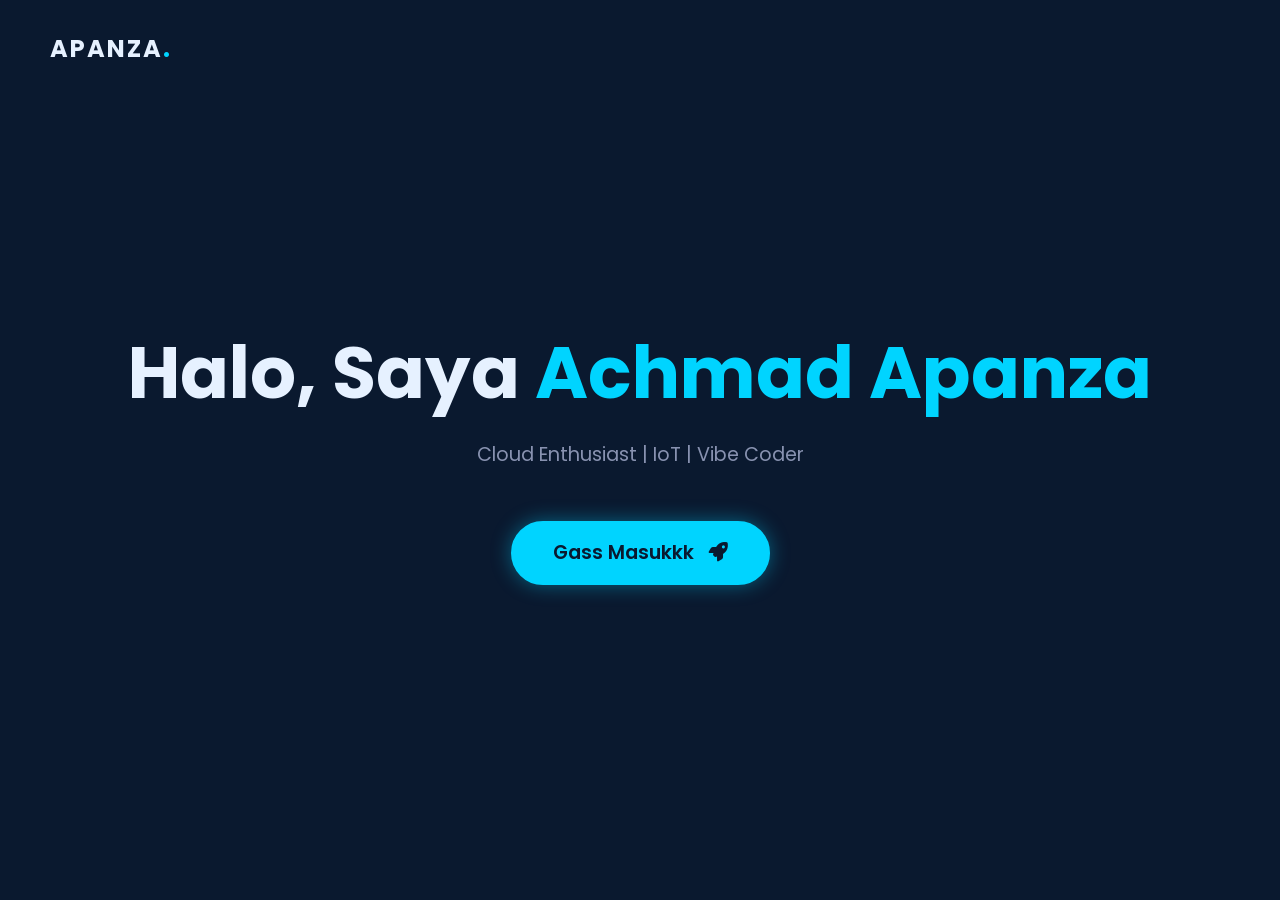
<file: index.html>
<!DOCTYPE html>
<html lang="id">
<head>
    <meta charset="UTF-8">
    <meta name="viewport" content="width=device-width, initial-scale=1.0">
    <title>Welcome | Achmad Apanza</title>
    <link rel="stylesheet" href="css/style.css">
    <link rel="stylesheet" href="https://cdnjs.cloudflare.com/ajax/libs/font-awesome/6.4.0/css/all.min.css">
    <style>
        /* Mengunci scroll di halaman landing */
        body, html {
            margin: 0;
            padding: 0;
            height: 100%;
            overflow: hidden; 
        }

        .landing-wrapper {
            height: 100vh;
            display: flex;
            flex-direction: column;
            justify-content: center;
            align-items: center;
            background-color: var(--bg-dark);
            text-align: center;
            padding: 20px;
            position: relative;
        }

        /* Logo kecil di pojok kiri atas */
        .landing-logo {
            position: absolute;
            top: 30px;
            left: 50px;
            font-size: 24px;
            font-weight: 700;
            color: var(--text-white);
            letter-spacing: 2px;
        }

        .landing-title {
            font-size: 4.5rem;
            font-weight: 700;
            color: var(--text-white);
            margin-bottom: 10px;
            opacity: 0;
            transform: translateY(-30px);
            animation: slideDown 1s ease 0.2s forwards;
        }

        .landing-subtitle {
            font-size: 1.2rem;
            color: var(--text-gray);
            margin-bottom: 50px;
            opacity: 0;
            animation: fadeIn 1s ease 1s forwards; /* Muncul belakangan */
        }

        .btn-masuk {
            display: inline-block;
            padding: 15px 40px;
            font-size: 1.2rem;
            font-weight: 600;
            color: var(--bg-dark);
            background-color: var(--primary);
            border: 2px solid var(--primary);
            border-radius: 50px;
            text-decoration: none;
            transition: 0.4s;
            box-shadow: 0 0 20px rgba(0, 212, 255, 0.4);
            opacity: 0;
            transform: scale(0.9);
            animation: popIn 0.8s ease 1.5s forwards; /* Tombol muncul paling akhir */
        }

        .btn-masuk:hover {
            background-color: transparent;
            color: var(--primary);
            box-shadow: 0 0 30px rgba(0, 212, 255, 0.8);
            transform: translateY(-5px) scale(1);
        }

        /* Keyframes untuk Animasi */
        @keyframes slideDown {
            to { opacity: 1; transform: translateY(0); }
        }
        @keyframes fadeIn {
            to { opacity: 1; }
        }
        @keyframes popIn {
            to { opacity: 1; transform: scale(1); }
        }

        /* Responsivitas untuk Layar HP */
        @media (max-width: 768px) {
            .landing-title { font-size: 2.8rem; }
            .landing-subtitle { font-size: 1rem; }
            .landing-logo { left: 20px; top: 20px; font-size: 20px; }
            .btn-masuk { padding: 12px 30px; font-size: 1rem; }
        }
    </style>
</head>
<body>
    <div class="landing-wrapper">
        <div class="landing-logo">APANZA<span>.</span></div>
        
        <h1 class="landing-title">Halo, Saya <span>Achmad <span> </span> Apanza</span></h1>
        <p class="landing-subtitle">Cloud Enthusiast | IoT  | Vibe Coder</p>
        
        <a href="beranda.html" class="btn-masuk">Gass Masukkk <i class="fas fa-rocket" style="margin-left: 10px;"></i></a>
    </div>
</body>
</html>
</file>
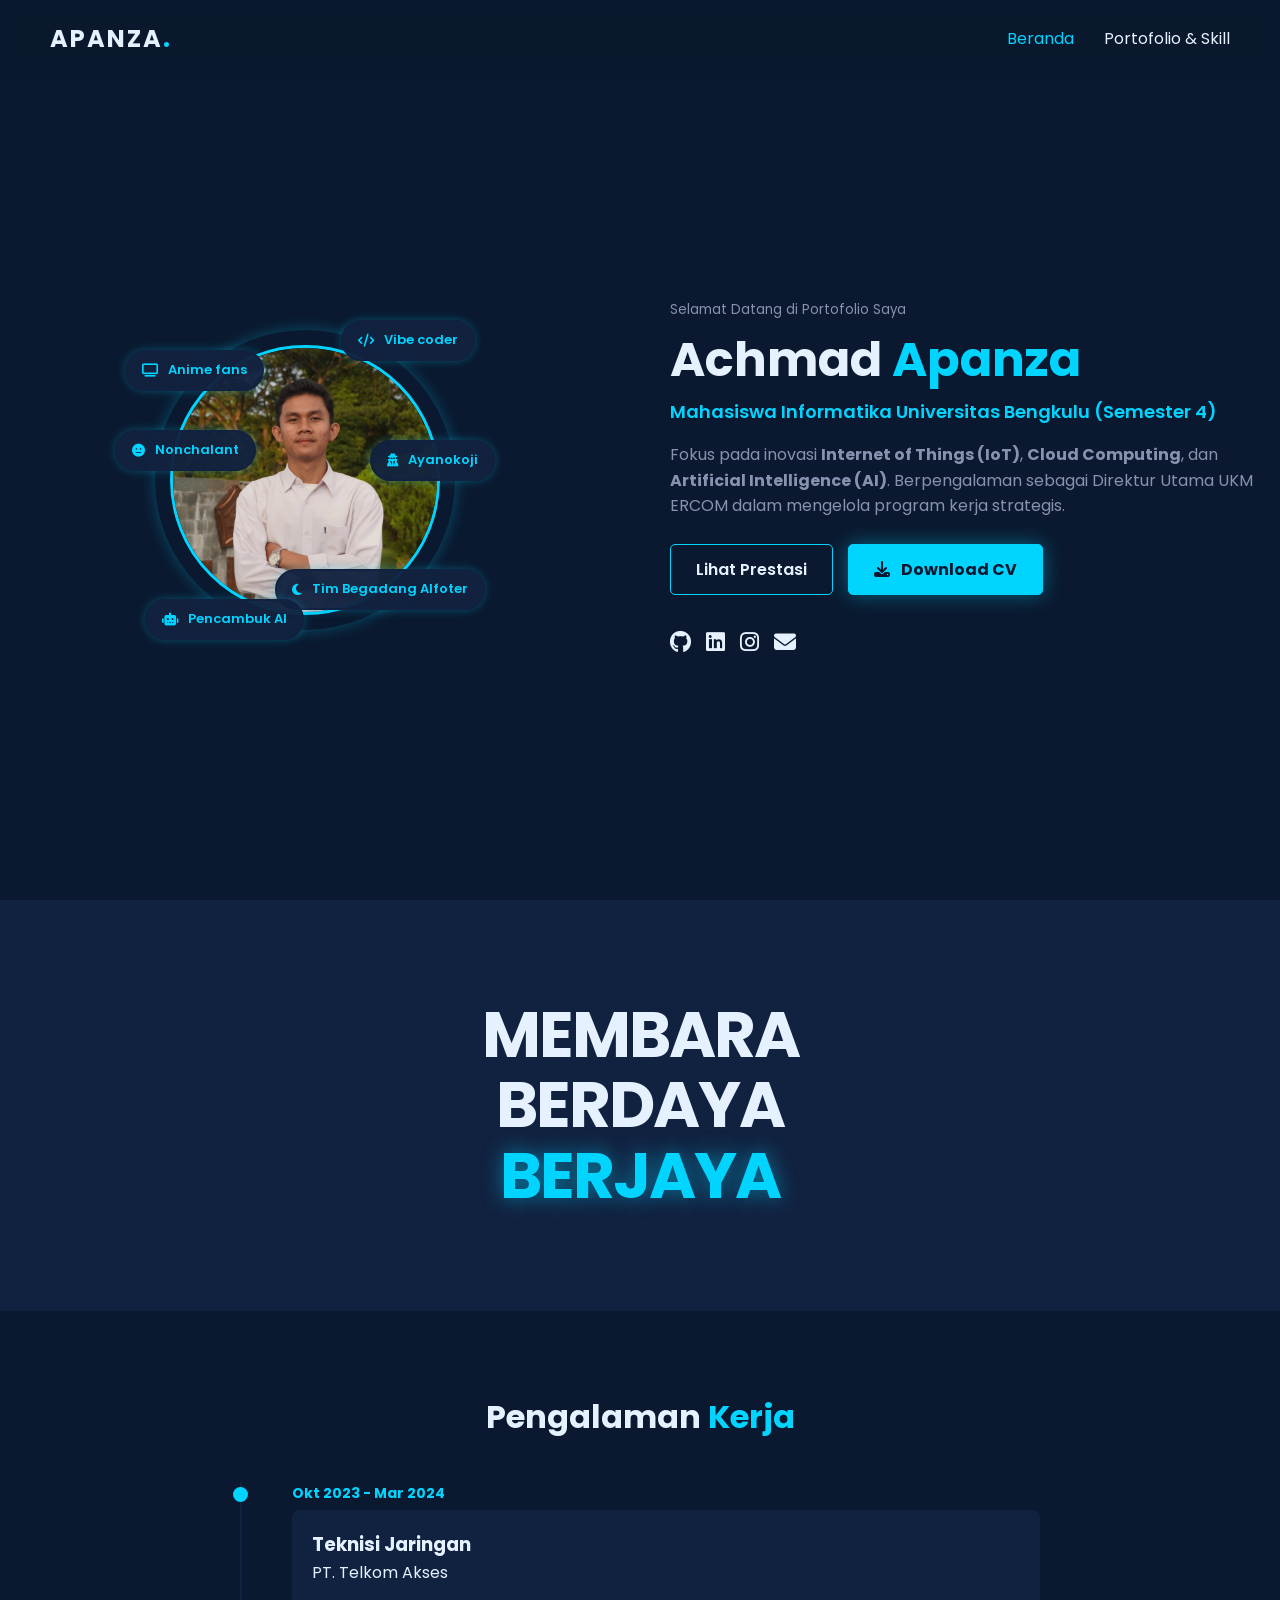
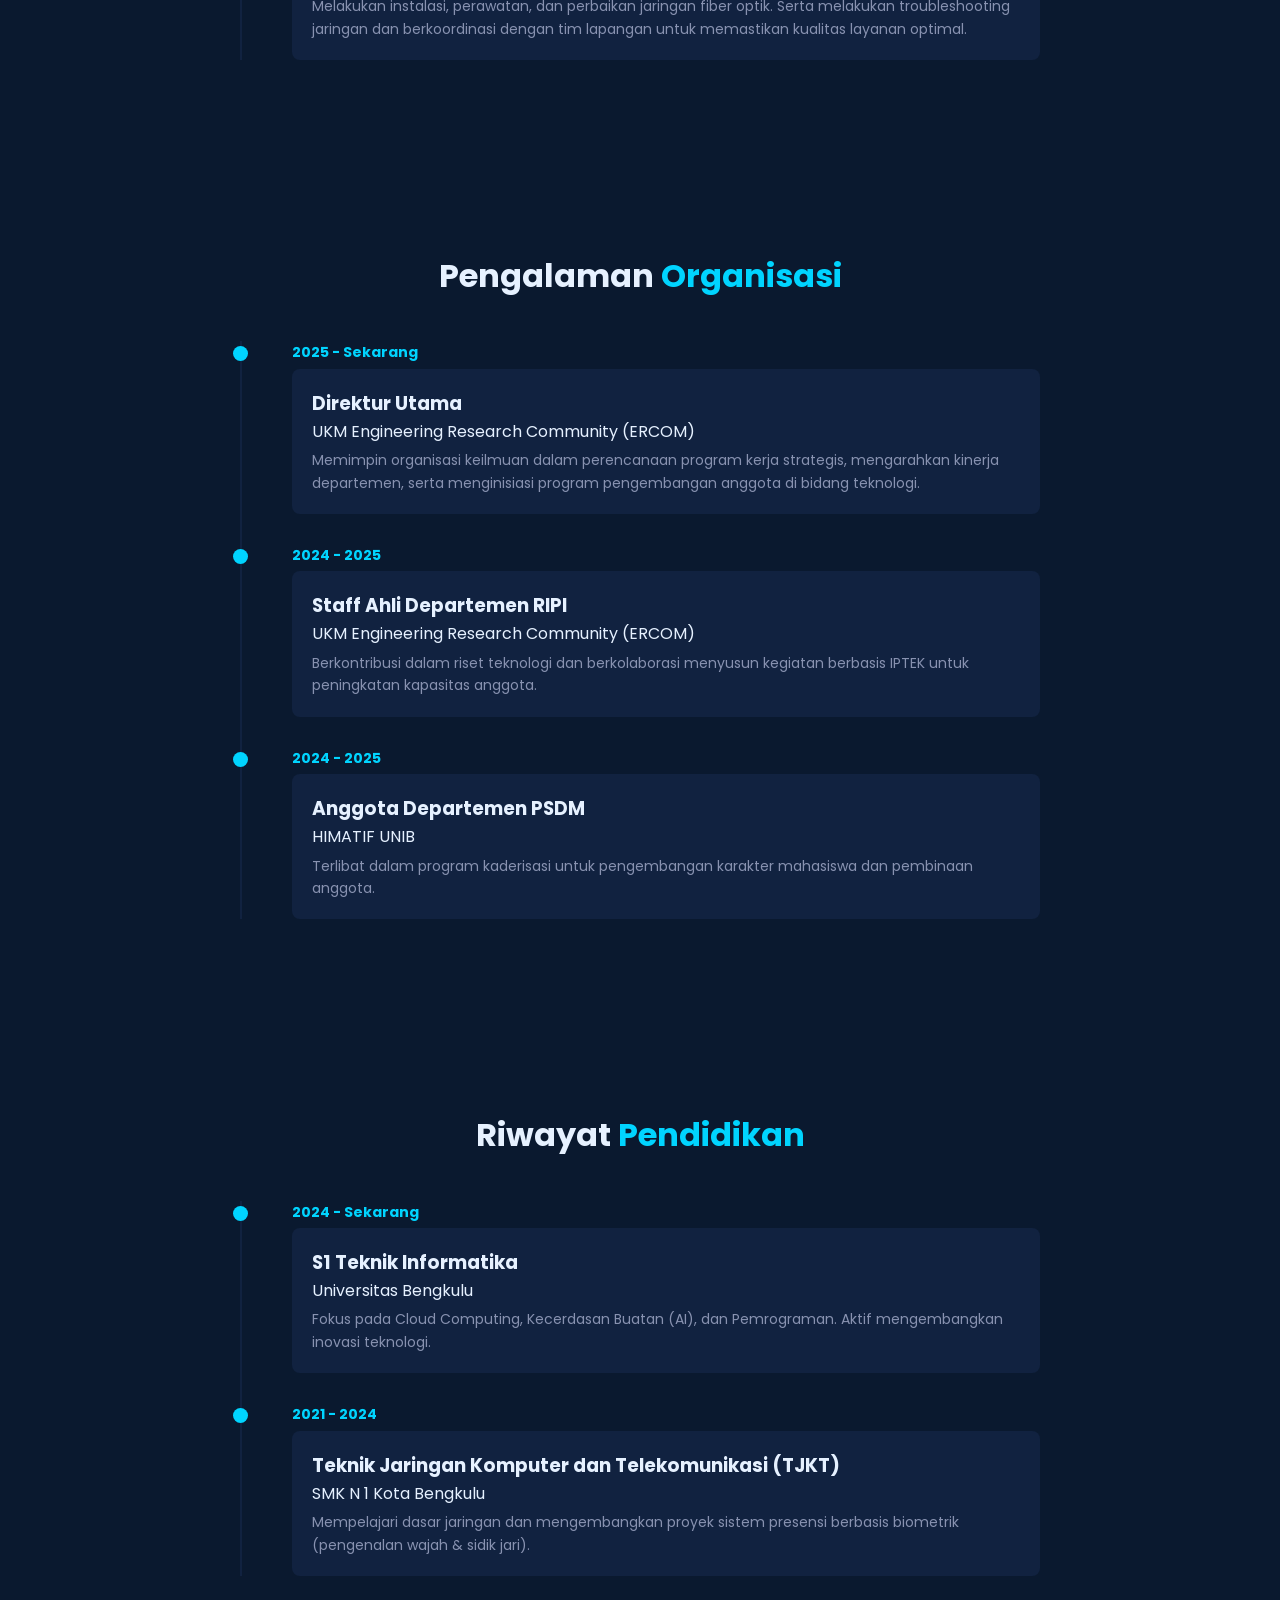
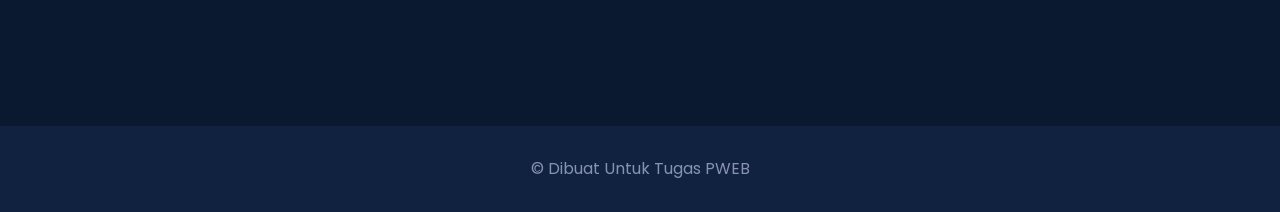
<file: beranda.html>
<!DOCTYPE html>
<html lang="id">
<head>
    <meta charset="UTF-8">
    <meta name="viewport" content="width=device-width, initial-scale=1.0">
    <title>Achmad Apanza | Portfolio</title>
    <link rel="stylesheet" href="css/style.css">
    <link rel="stylesheet" href="https://cdnjs.cloudflare.com/ajax/libs/font-awesome/6.4.0/css/all.min.css">
</head>
<body>
    <nav class="navbar">
        <div class="logo">APANZA<span>.</span></div>
        <ul class="nav-links">
            <li><a href="beranda.html" class="active">Beranda</a></li>
            <li><a href="projects.html">Portofolio & Skill</a></li>
        </ul>
        <div class="burger"><i class="fas fa-bars"></i></div>
    </nav>

    <header class="hero">
        <div class="hero-container">
            <div class="hero-image">
                <div class="img-outline floating-outline">
                    <img src="img/profil.jpeg" alt="Achmad Apanza">
                    <div class="floating-icons-container">
                        <div class="floating-icon icon-cloud">
                            <i class="fas fa-code"></i>
                            <span>Vibe coder</span>
                        </div>
                        <div class="floating-icon icon-devops">
                            <i class="fas fa-moon"></i>
                            <span>Tim Begadang Alfoter</span>
                        </div>
                        <div class="floating-icon icon-iot">
                            <i class="fas fa-robot"></i>
                            <span>Pencambuk AI</span>
                        </div>
                        <div class="floating-icon icon-manga">
                            <i class="fas fa-tv"></i>
                            <span>Anime fans</span>
                        </div>
                        <div class="floating-icon icon-himatif">
                            <i class="fas fa-user-secret"></i>
                            <span>Ayanokoji</span>
                        </div>
                        <div class="floating-icon icon-cat">
                            <i class="fas fa-meh"></i>
                            <span>Nonchalant</span>
                        </div>
                    </div>
                </div>
            </div>
            <div class="hero-text">
                <h5>Selamat Datang di Portofolio Saya</h5>
                <h1>Achmad <span>Apanza</span></h1>
                <p class="role">Mahasiswa Informatika Universitas Bengkulu (Semester 4)</p>
                <p class="bio">Fokus pada inovasi <strong>Internet of Things (IoT)</strong>, <strong>Cloud Computing</strong>, dan <strong>Artificial Intelligence (AI)</strong>. Berpengalaman sebagai Direktur Utama UKM ERCOM dalam mengelola program kerja strategis.</p>
                <div class="cta-group">
                    <a href="projects.html" class="btn-primary">Lihat Prestasi</a>
                    <a href="CV - ACHMAD APANZA.pdf" download class="btn-primary" style="background: var(--primary); color: var(--bg-dark); font-weight: 700; box-shadow: 0 0 20px rgba(0, 212, 255, 0.4);">
                        <i class="fas fa-download" style="margin-right: 8px;"></i> Download CV
                    </a>
                    <div class="social-icons">
                        <a href="https://github.com/apanzagg" target="_blank"><i class="fab fa-github"></i></a>
                        <a href="https://www.linkedin.com/in/achmad-apanza-804118296/" target="_blank"><i class="fab fa-linkedin"></i></a>
                        <a href="https://www.instagram.com/apanzaa28/" target="_blank"><i class="fab fa-instagram"></i></a>
                        <a href="mailto:achmadapanza1990@gmail.com"><i class="fas fa-envelope"></i></a>
                    </div>
                </div>
            </div>
        </div>
    </header>

    <section class="motto-section">
        <div class="container motto-container">
            <h2 class="motto-text">
                MEMBARA<br>
                BERDAYA<br>
                <span>BERJAYA</span>
            </h2>
        </div>
    </section>

    <section class="section bg-alt">
        <div class="container">
            <h2 class="section-title">Pengalaman <span>Kerja</span></h2>
            <div class="timeline">
                <div class="timeline-item">
                    <div class="time">Okt 2023 - Mar 2024</div>
                    <div class="content">
                        <h3>Teknisi Jaringan</h3>
                        <p>PT. Telkom Akses</p>
                        <p style="font-size: 14px; color: var(--text-gray); margin-top: 10px;">
                            Melakukan instalasi, perawatan, dan perbaikan jaringan fiber optik. Serta melakukan troubleshooting jaringan dan berkoordinasi dengan tim lapangan untuk memastikan kualitas layanan optimal.
                        </p>
                    </div>
                </div>
            </div>
        </div>
    </section>

    <section class="section">
        <div class="container">
            <h2 class="section-title">Pengalaman <span>Organisasi</span></h2>
            <div class="timeline">
                <div class="timeline-item">
                    <div class="time">2025 - Sekarang</div>
                    <div class="content">
                        <h3>Direktur Utama</h3>
                        <p>UKM Engineering Research Community (ERCOM)</p>
                        <p style="font-size: 14px; color: var(--text-gray); margin-top: 5px;">
                            Memimpin organisasi keilmuan dalam perencanaan program kerja strategis, mengarahkan kinerja departemen, serta menginisiasi program pengembangan anggota di bidang teknologi.
                        </p>
                    </div>
                </div>
                <div class="timeline-item">
                    <div class="time">2024 - 2025</div>
                    <div class="content">
                        <h3>Staff Ahli Departemen RIPI</h3>
                        <p>UKM Engineering Research Community (ERCOM)</p>
                        <p style="font-size: 14px; color: var(--text-gray); margin-top: 5px;">
                            Berkontribusi dalam riset teknologi dan berkolaborasi menyusun kegiatan berbasis IPTEK untuk peningkatan kapasitas anggota.
                        </p>
                    </div>
                </div>
                <div class="timeline-item">
                    <div class="time">2024 - 2025</div>
                    <div class="content">
                        <h3>Anggota Departemen PSDM</h3>
                        <p>HIMATIF UNIB</p>
                        <p style="font-size: 14px; color: var(--text-gray); margin-top: 5px;">
                            Terlibat dalam program kaderisasi untuk pengembangan karakter mahasiswa dan pembinaan anggota.
                        </p>
                    </div>
                </div>
            </div>
        </div>
    </section>

    <section class="section bg-alt">
        <div class="container">
            <h2 class="section-title">Riwayat <span>Pendidikan</span></h2>
            <div class="timeline">
                <div class="timeline-item">
                    <div class="time">2024 - Sekarang</div>
                    <div class="content">
                        <h3>S1 Teknik Informatika</h3>
                        <p>Universitas Bengkulu</p>
                        <p style="font-size: 14px; color: var(--text-gray); margin-top: 5px;">
                            Fokus pada Cloud Computing, Kecerdasan Buatan (AI), dan Pemrograman. Aktif mengembangkan inovasi teknologi.
                        </p>
                    </div>
                </div>
                <div class="timeline-item">
                    <div class="time">2021 - 2024</div>
                    <div class="content">
                        <h3>Teknik Jaringan Komputer dan Telekomunikasi (TJKT)</h3>
                        <p>SMK N 1 Kota Bengkulu</p>
                        <p style="font-size: 14px; color: var(--text-gray); margin-top: 5px;">
                            Mempelajari dasar jaringan dan mengembangkan proyek sistem presensi berbasis biometrik (pengenalan wajah & sidik jari).
                        </p>
                    </div>
                </div>
            </div>
        </div>
    </section>

    <footer>
        <p>&copy; Dibuat Untuk Tugas PWEB</p>
    </footer>
    <script src="js/main.js"></script>
</body>
</html>
</file>
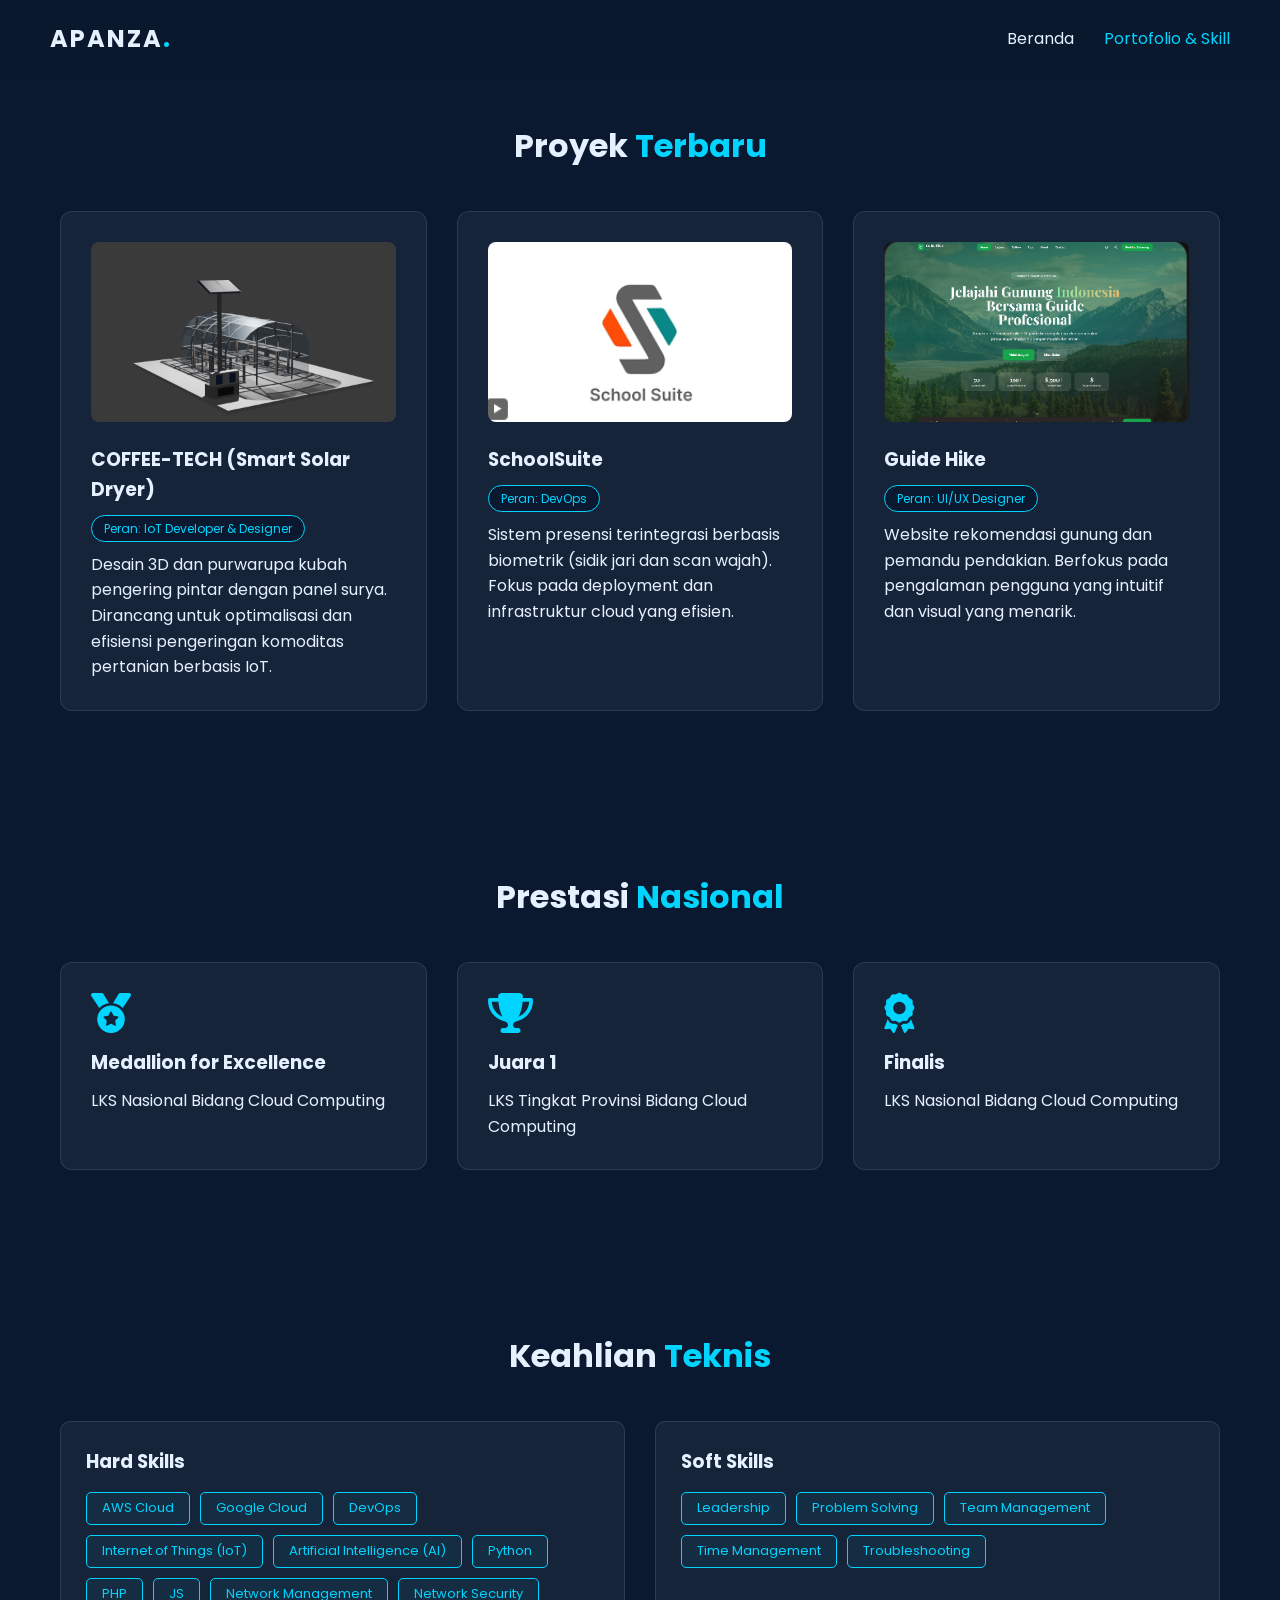
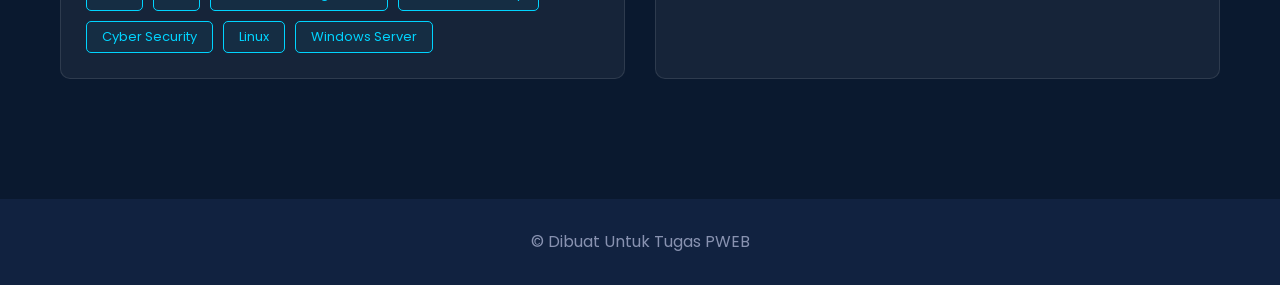
<file: projects.html>
<!DOCTYPE html>
<html lang="id">
<head>
    <meta charset="UTF-8">
    <meta name="viewport" content="width=device-width, initial-scale=1.0">
    <title>Proyek & Keahlian | Achmad Apanza</title>
    <link rel="stylesheet" href="css/style.css">
    <link rel="stylesheet" href="https://cdnjs.cloudflare.com/ajax/libs/font-awesome/6.4.0/css/all.min.css">
</head>
<body>
    <nav class="navbar">
        <div class="logo">APANZA<span>.</span></div>
        <ul class="nav-links">
            <li><a href="beranda.html">Beranda</a></li>
            <li><a href="projects.html" class="active">Portofolio & Skill</a></li>
        </ul>
        <div class="burger"><i class="fas fa-bars"></i></div>
    </nav>

    <section class="section pt-nav">
        <div class="container">
            <h2 class="section-title">Proyek <span>Terbaru</span></h2>
            <div class="grid">
                <div class="card glass project-card">
                    <img src="img/depan kiri.png" alt="COFFEE-TECH Smart Dome" class="project-img">
                    <h3>COFFEE-TECH (Smart Solar Dryer)</h3>
                    <span class="badge">Peran: IoT Developer & Designer</span>
                    <p>Desain 3D dan purwarupa kubah pengering pintar dengan panel surya. Dirancang untuk optimalisasi dan efisiensi pengeringan komoditas pertanian berbasis IoT.</p>
                </div>
                
                <div class="card glass project-card">
                    <img src="img/schoolsuite.png" alt="School Suite" class="project-img">
                    <h3>SchoolSuite</h3>
                    <span class="badge">Peran: DevOps</span>
                    <p>Sistem presensi terintegrasi berbasis biometrik (sidik jari dan scan wajah). Fokus pada deployment dan infrastruktur cloud yang efisien.</p>
                </div>
                <div class="card glass project-card">
                    <img src="img/guidehike.png" alt="Guide Hike" class="project-img">
                    <h3>Guide Hike</h3>
                    <span class="badge">Peran: UI/UX Designer</span>
                    <p>Website rekomendasi gunung dan pemandu pendakian. Berfokus pada pengalaman pengguna yang intuitif dan visual yang menarik.</p>
                </div>
            </div>
        </div>
    </section>

    <section class="section bg-alt">
        <div class="container">
            <h2 class="section-title">Prestasi <span>Nasional</span></h2>
            <div class="grid">
                <div class="card glass">
                    <i class="fas fa-medal card-icon"></i>
                    <h3>Medallion for Excellence</h3>
                    <p>LKS Nasional Bidang Cloud Computing</p>
                </div>
                <div class="card glass">
                    <i class="fas fa-trophy card-icon"></i>
                    <h3>Juara 1</h3>
                    <p>LKS Tingkat Provinsi Bidang Cloud Computing</p>
                </div>
                <div class="card glass">
                    <i class="fas fa-award card-icon"></i>
                    <h3>Finalis</h3>
                    <p>LKS Nasional Bidang Cloud Computing</p>
                </div>
            </div>
        </div>
    </section>

    <section class="section">
        <div class="container">
            <h2 class="section-title">Keahlian <span>Teknis</span></h2>
            <div class="skills-container">
                <div class="skill-box glass">
                    <h3>Hard Skills</h3>
                    <div class="skill-tags">
                        <span>AWS Cloud</span>
                        <span>Google Cloud</span>
                        <span>DevOps</span>
                        <span>Internet of Things (IoT)</span>
                        <span>Artificial Intelligence (AI)</span>
                        <span>Python</span>
                        <span>PHP</span>
                        <span>JS</span>
                        <span>Network Management</span>
                        <span>Network Security</span>
                        <span>Cyber Security</span>
                        <span>Linux</span>
                        <span>Windows Server</span>
                    </div>
                </div>
                <div class="skill-box glass">
                    <h3>Soft Skills</h3>
                    <div class="skill-tags alt-tags">
                        <span>Leadership</span>
                        <span>Problem Solving</span>
                        <span>Team Management</span>
                        <span>Time Management</span>
                        <span>Troubleshooting</span>
                    </div>
                </div>
            </div>
        </div>
    </section>

    <footer>
        <p>&copy; Dibuat Untuk Tugas PWEB</p>
    </footer>
    <script src="js/main.js"></script>
</body>
</html>
</file>
<file: css/style.css>
@import url('https://fonts.googleapis.com/css2?family=Poppins:wght@300;400;600;700&display=swap');

:root {
    --primary: #00d4ff;
    --bg-dark: #0a192f;
    --bg-light: #112240;
    --text-white: #e6f1ff;
    --text-gray: #8892b0;
    --glass: rgba(255, 255, 255, 0.05);
    --bubble-bg: rgba(17, 34, 64, 0.95);
    --bubble-border: #112240;
    --glow-color: rgba(0, 212, 255, 0.3);
}

* { margin: 0; padding: 0; box-sizing: border-box; font-family: 'Poppins', sans-serif; }
body { background-color: var(--bg-dark); color: var(--text-white); line-height: 1.6; overflow-x: hidden; }
span { color: var(--primary); }
.container { max-width: 1200px; margin: 0 auto; padding: 0 20px; }

/* Navbar */
.navbar { position: fixed; top: 0; width: 100%; padding: 20px 50px; display: flex; justify-content: space-between; align-items: center; background: rgba(10, 25, 47, 0.9); backdrop-filter: blur(10px); z-index: 1000; }
.logo { font-size: 24px; font-weight: 700; letter-spacing: 2px; }
.nav-links { display: flex; list-style: none; }
.nav-links li { margin-left: 30px; }
.nav-links a { color: var(--text-white); text-decoration: none; transition: 0.3s; }
.nav-links a:hover, .nav-links a.active { color: var(--primary); }
.burger { display: none; cursor: pointer; font-size: 24px; }

/* Section Spacing */
.section { padding: 80px 0; }
.pt-nav { padding-top: 120px; } 
.section-title { text-align: center; margin-bottom: 40px; font-size: 32px; }

/* Hero & Floating Icons */
.hero { min-height: 100vh; display: flex; align-items: center; justify-content: center; padding-top: 120px; padding-bottom: 60px; }
.hero-container { display: flex; align-items: center; gap: 60px; width: 100%; }
.hero-image { flex: 1; display: flex; justify-content: center; position: relative; }
.img-outline { position: relative; width: 300px; height: 300px; border-radius: 50%; box-shadow: 0 0 15px var(--glow-color); animation: glowPulse 4s infinite alternate; }
.img-outline img { position: absolute; top: 50%; left: 50%; transform: translate(-50%, -50%); width: 90%; height: 90%; object-fit: cover; border-radius: 50%; border: 3px solid var(--primary); z-index: 1; }

.floating-icons-container { position: absolute; width: 100%; height: 100%; top: 0; left: 0; }
.floating-icon { position: absolute; display: flex; align-items: center; gap: 10px; padding: 8px 15px; background: var(--bubble-bg); border: 2px solid var(--bubble-border); border-radius: 25px; font-size: 13px; font-weight: 600; box-shadow: 0 0 10px var(--glow-color); animation: floatAnim 6s infinite ease-in-out; z-index: 2; }
.floating-icon i { color: var(--primary); }

.icon-cloud { top: -10px; right: -20px; animation-delay: 0s; }
.icon-devops { bottom: 20px; right: -30px; animation-delay: 1s; }
.icon-iot { bottom: -10px; left: -10px; animation-delay: 2s; }
.icon-manga { top: 20px; left: -30px; animation-delay: 3s; }
.icon-himatif { top: 110px; right: -40px; animation-delay: 1.5s; }
.icon-cat { top: 100px; left: -40px; animation-delay: 2.5s; }

.hero-text { flex: 1; }
.hero-text h5 { color: var(--text-gray); font-weight: 400; margin-bottom: 5px; }
.hero-text h1 { font-size: 48px; margin: 10px 0; line-height: 1.2; }
.hero-text p.role { font-size: 18px; color: var(--primary); margin-bottom: 15px; font-weight: 600; }
.hero-text p.bio { margin-bottom: 25px; color: var(--text-gray); }

.cta-group { display: flex; flex-wrap: wrap; gap: 15px; align-items: center; }
.btn-primary { display: inline-block; padding: 12px 25px; border: 1px solid var(--primary); color: var(--text-white); text-decoration: none; border-radius: 5px; transition: 0.3s; font-weight: 600; }
.btn-primary:hover { background: var(--primary); color: var(--bg-dark); }
.social-icons { display: flex; gap: 15px; margin-top: 15px; width: 100%; } 
.social-icons a { color: var(--text-white); font-size: 22px; transition: 0.3s; }
.social-icons a:hover { color: var(--primary); transform: translateY(-3px); }

@keyframes floatAnim { 0%, 100% { transform: translateY(0); } 50% { transform: translateY(-15px); } }
@keyframes glowPulse { 0% { box-shadow: 0 0 15px var(--glow-color); } 100% { box-shadow: 0 0 30px var(--primary); } }

/* Motto Section */
.motto-section { padding: 100px 0; background-color: var(--bg-light); text-align: center; }
.motto-container { display: flex; justify-content: center; align-items: center; }
.motto-text { font-size: 4rem; font-weight: 700; line-height: 1.1; letter-spacing: -2px; color: var(--text-white); text-transform: uppercase; }
.motto-text span { color: var(--primary); text-shadow: 0 0 20px rgba(0, 212, 255, 0.5); }

/* Projects & Grid */
.grid { display: grid; grid-template-columns: repeat(auto-fit, minmax(300px, 1fr)); gap: 30px; margin-top: 40px; }
.card { padding: 30px; border-radius: 12px; transition: 0.3s; }
.glass { background: var(--glass); border: 1px solid rgba(255,255,255,0.1); }
.card:hover { transform: translateY(-10px); border-color: var(--primary); }
.project-img { width: 100%; height: 180px; object-fit: cover; border-radius: 8px; margin-bottom: 15px; }
.badge { display: inline-block; padding: 3px 12px; background: var(--bg-dark); border: 1px solid var(--primary); border-radius: 15px; font-size: 12px; margin-bottom: 10px; }
.card h3 { margin-bottom: 10px; }
.card-icon { font-size: 40px; color: var(--primary); margin-bottom: 15px; }

/* Skills & Timeline */
.skills-container { display: grid; grid-template-columns: 1fr 1fr; gap: 30px; }
.skill-box { padding: 25px; border-radius: 10px; }
.skill-tags { display: flex; flex-wrap: wrap; gap: 10px; margin-top: 15px; }
.skill-tags span { padding: 5px 15px; border: 1px solid var(--primary); border-radius: 5px; font-size: 13px; background: rgba(0, 212, 255, 0.05); }
.timeline { position: relative; max-width: 800px; margin: 0 auto; padding-left: 30px; border-left: 2px solid var(--bg-light); }
.timeline-item { position: relative; margin-bottom: 30px; padding-left: 20px; }
.timeline-item::before { content: ''; position: absolute; left: -39px; top: 5px; width: 15px; height: 15px; background: var(--primary); border-radius: 50%; }
.time { color: var(--primary); font-weight: 700; font-size: 14px; margin-bottom: 5px; }
.timeline-item .content { background: var(--bg-light); padding: 20px; border-radius: 8px; }

/* Footer */
footer { text-align: center; padding: 30px 0; background: var(--bg-light); margin-top: 40px; color: var(--text-gray); }

/* Responsivitas Smartphone (Maks 768px) */
@media (max-width: 768px) {
    .navbar { padding: 15px 20px; }
    .hero { min-height: auto; padding-top: 120px; padding-bottom: 40px; }
    .hero-container { flex-direction: column; text-align: center; gap: 40px; }
    .hero-text h1 { font-size: 36px; }
    
    .nav-links { display: none; }
    .burger { display: block; }
    
    .img-outline { width: 240px; height: 240px; }
    .floating-icon { font-size: 10px; padding: 4px 8px; }
    
    .icon-cloud { top: -10px; right: -5px; }
    .icon-devops { bottom: 10px; right: -5px; }
    .icon-manga { top: 10px; left: -5px; }
    .icon-himatif { top: 90px; right: -15px; }
    .icon-cat { top: 90px; left: -15px; }
    .icon-iot { bottom: -10px; left: 0; }

    .cta-group { justify-content: center; }
    .social-icons { justify-content: center; }
    
    .motto-text { font-size: 2.5rem; }
    
    .skills-container { grid-template-columns: 1fr; }
}
</file>
